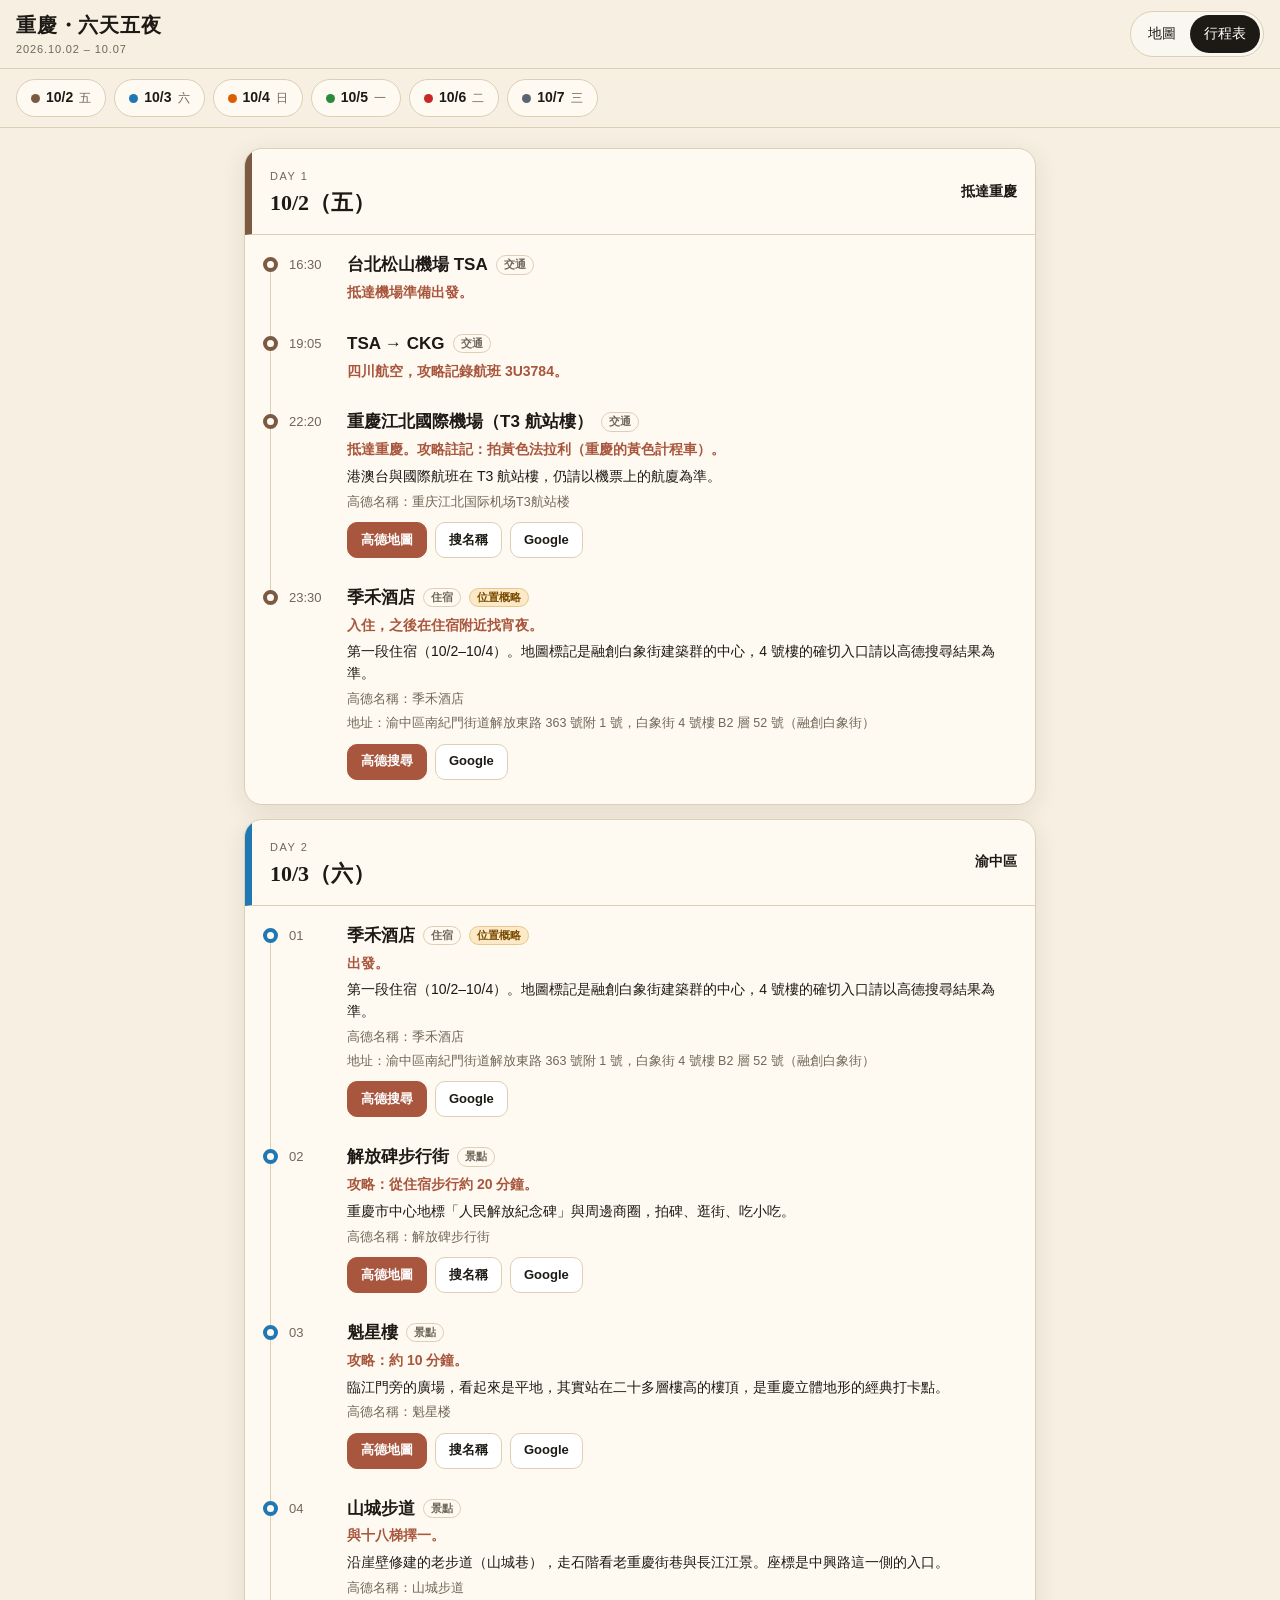
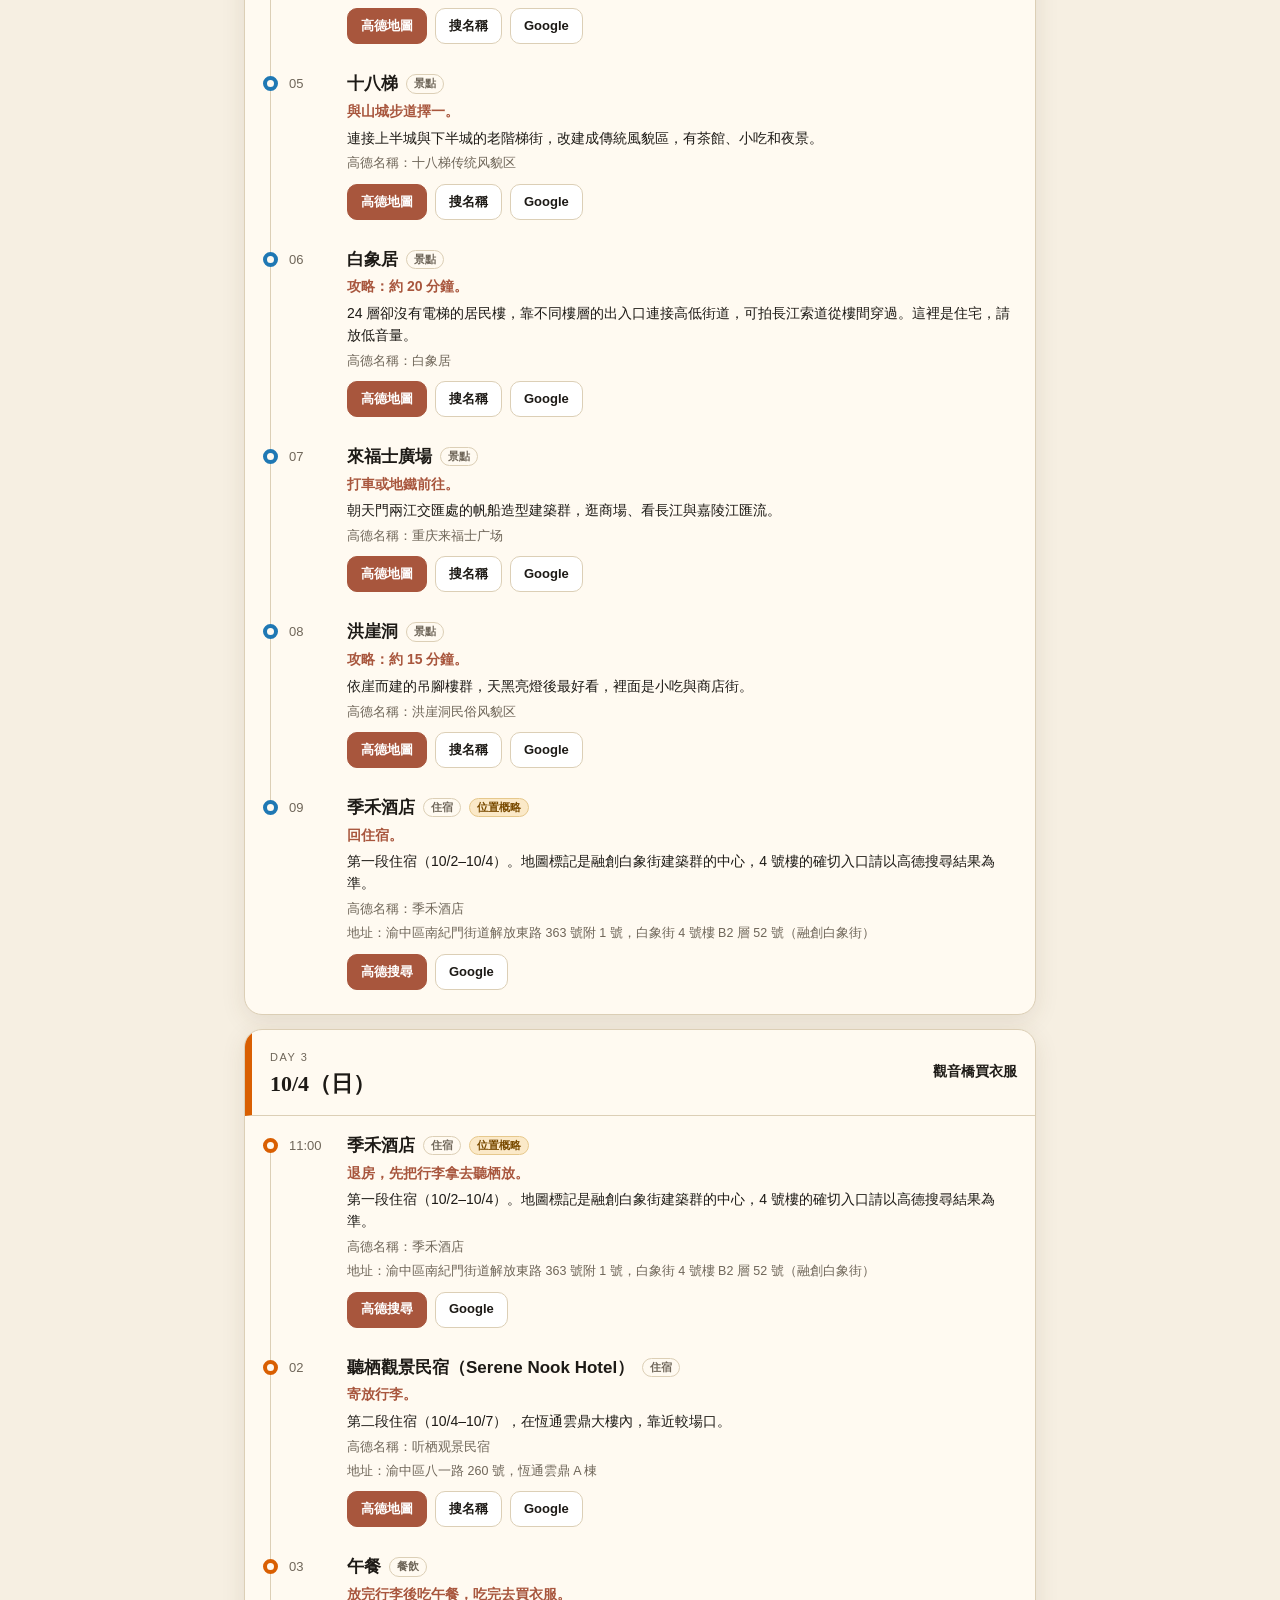
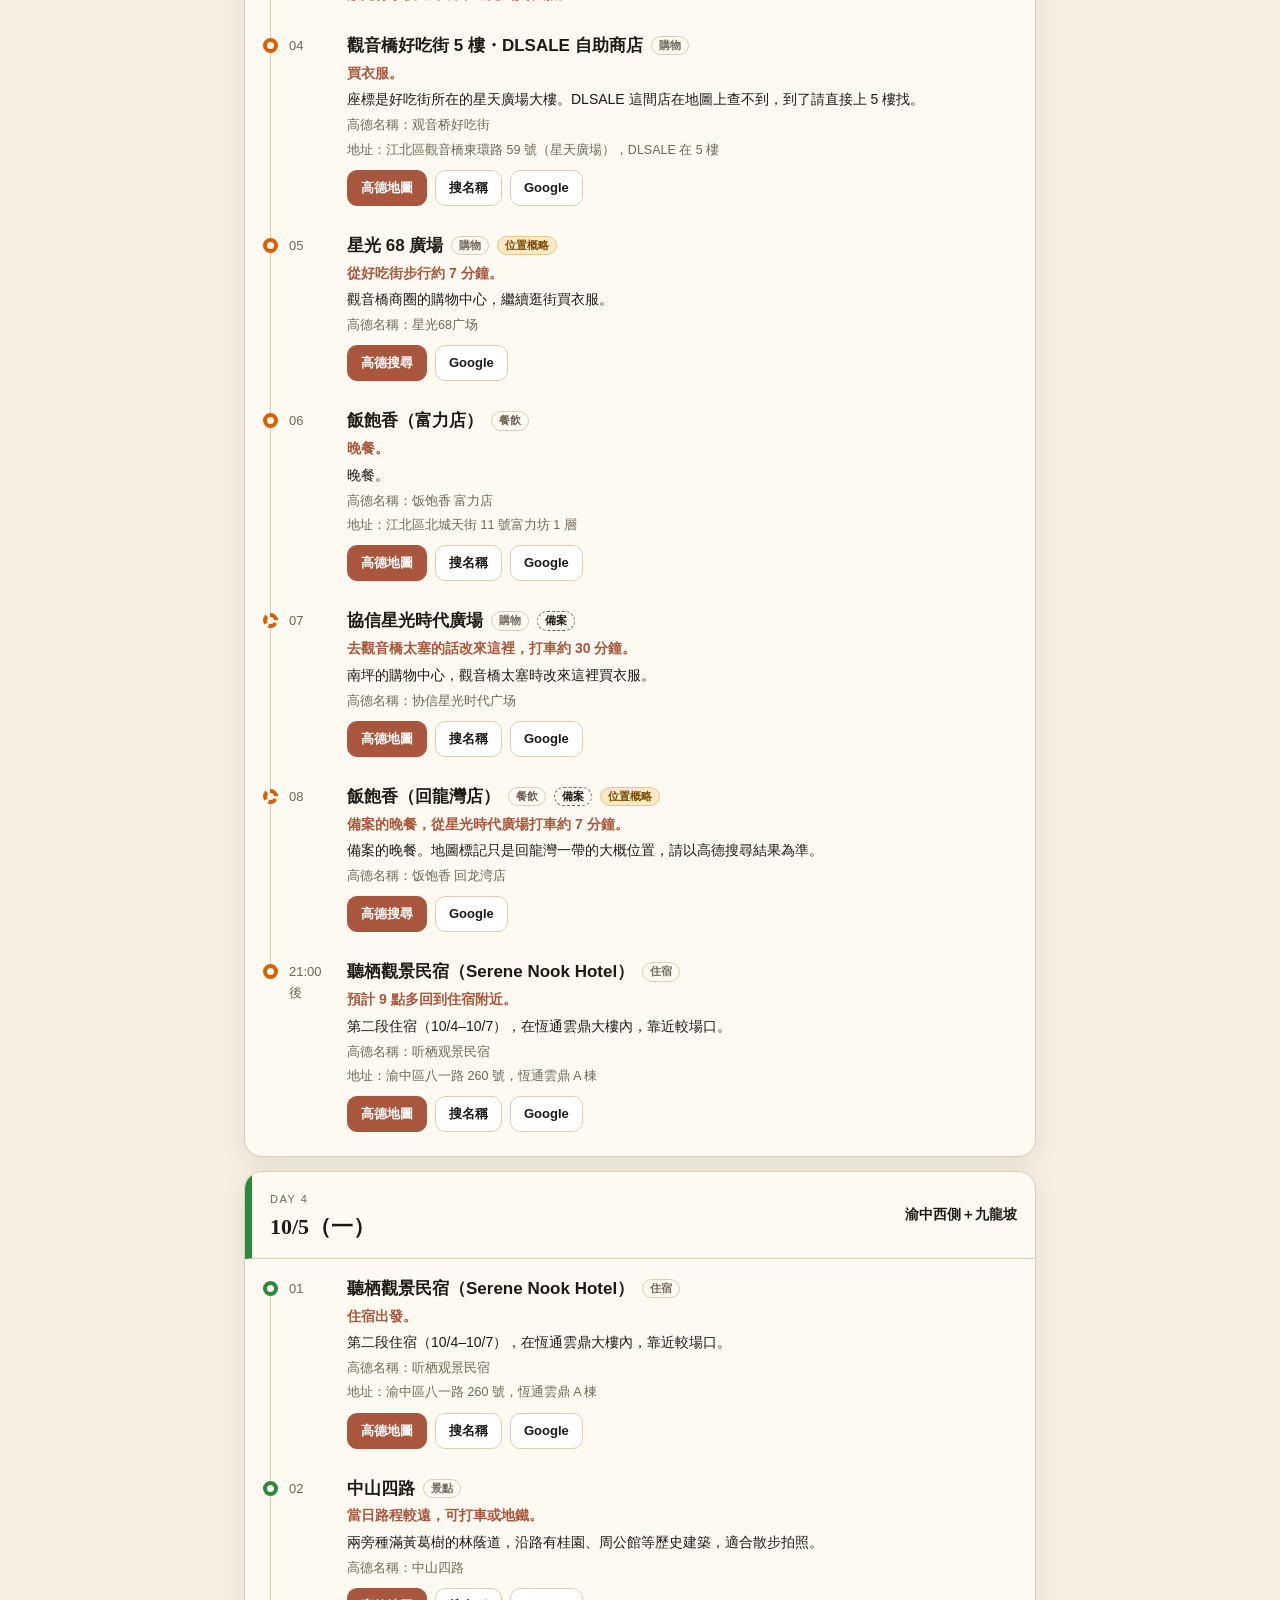
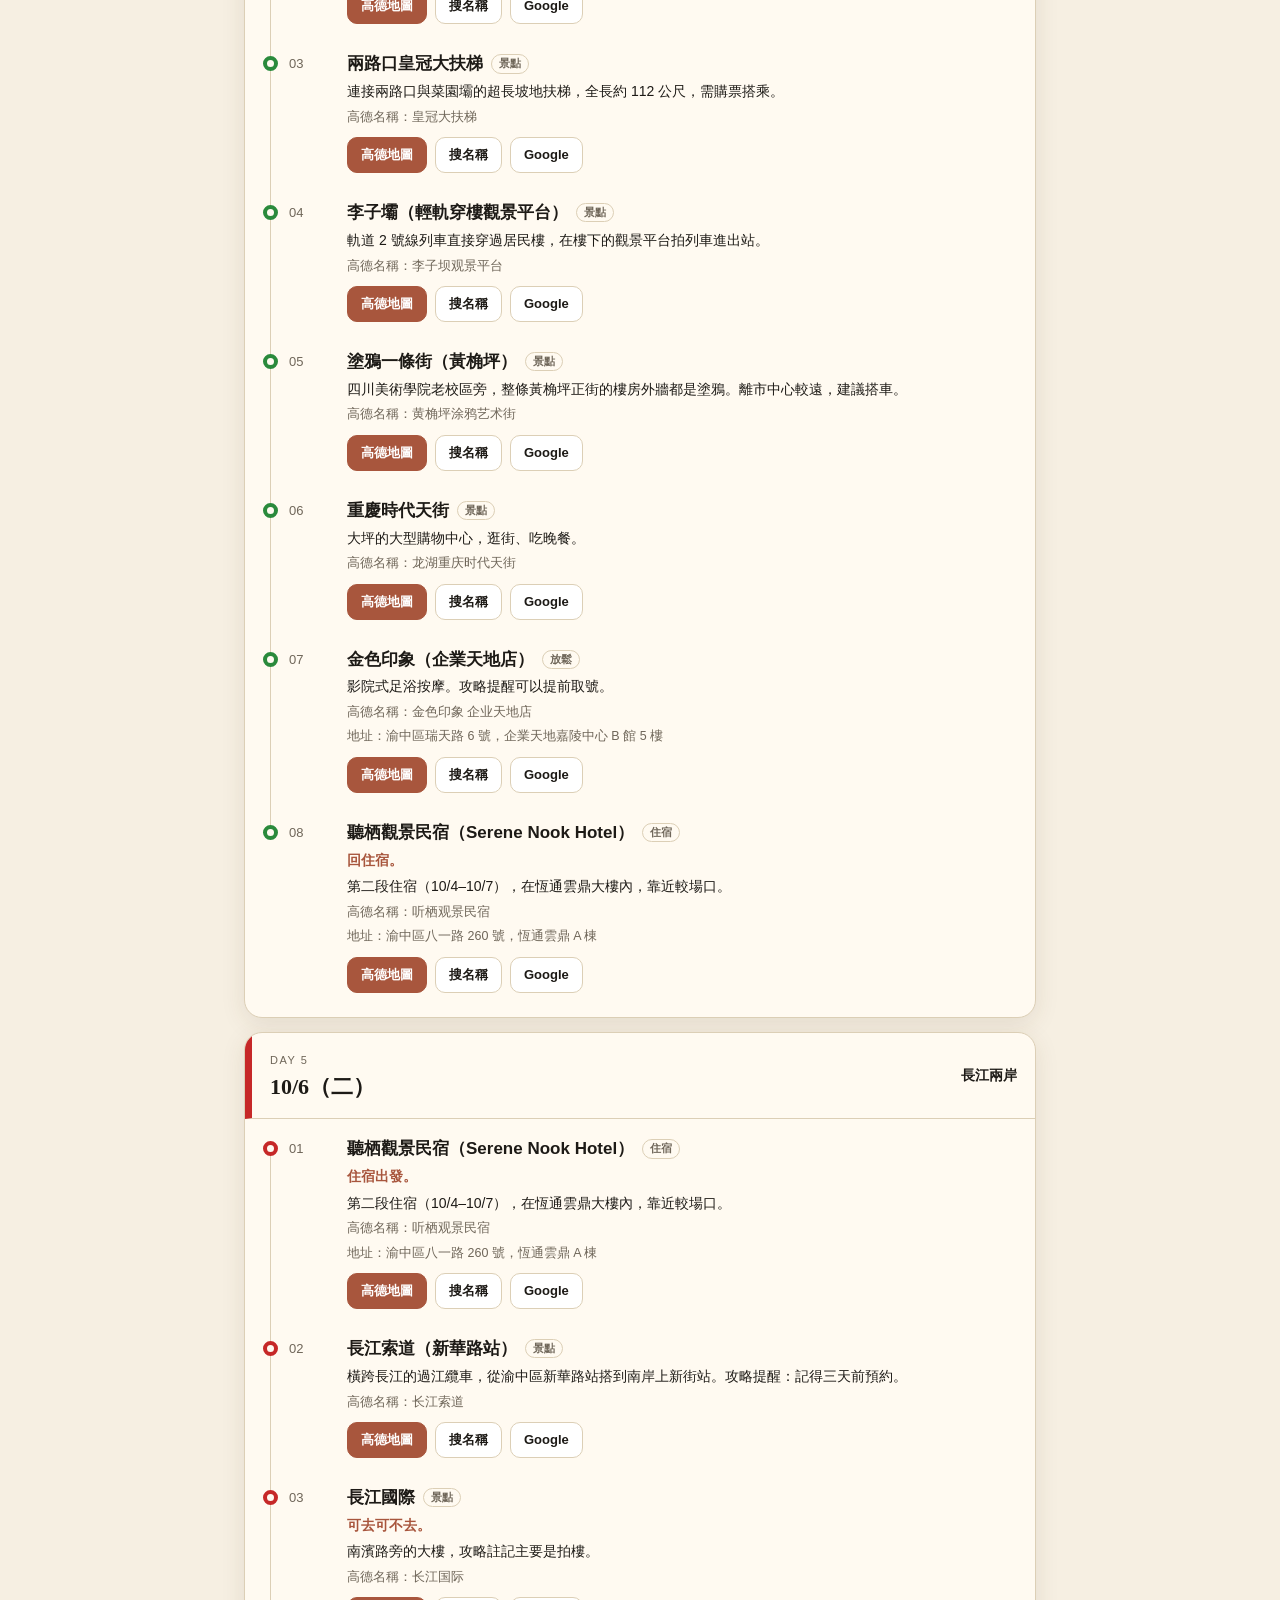
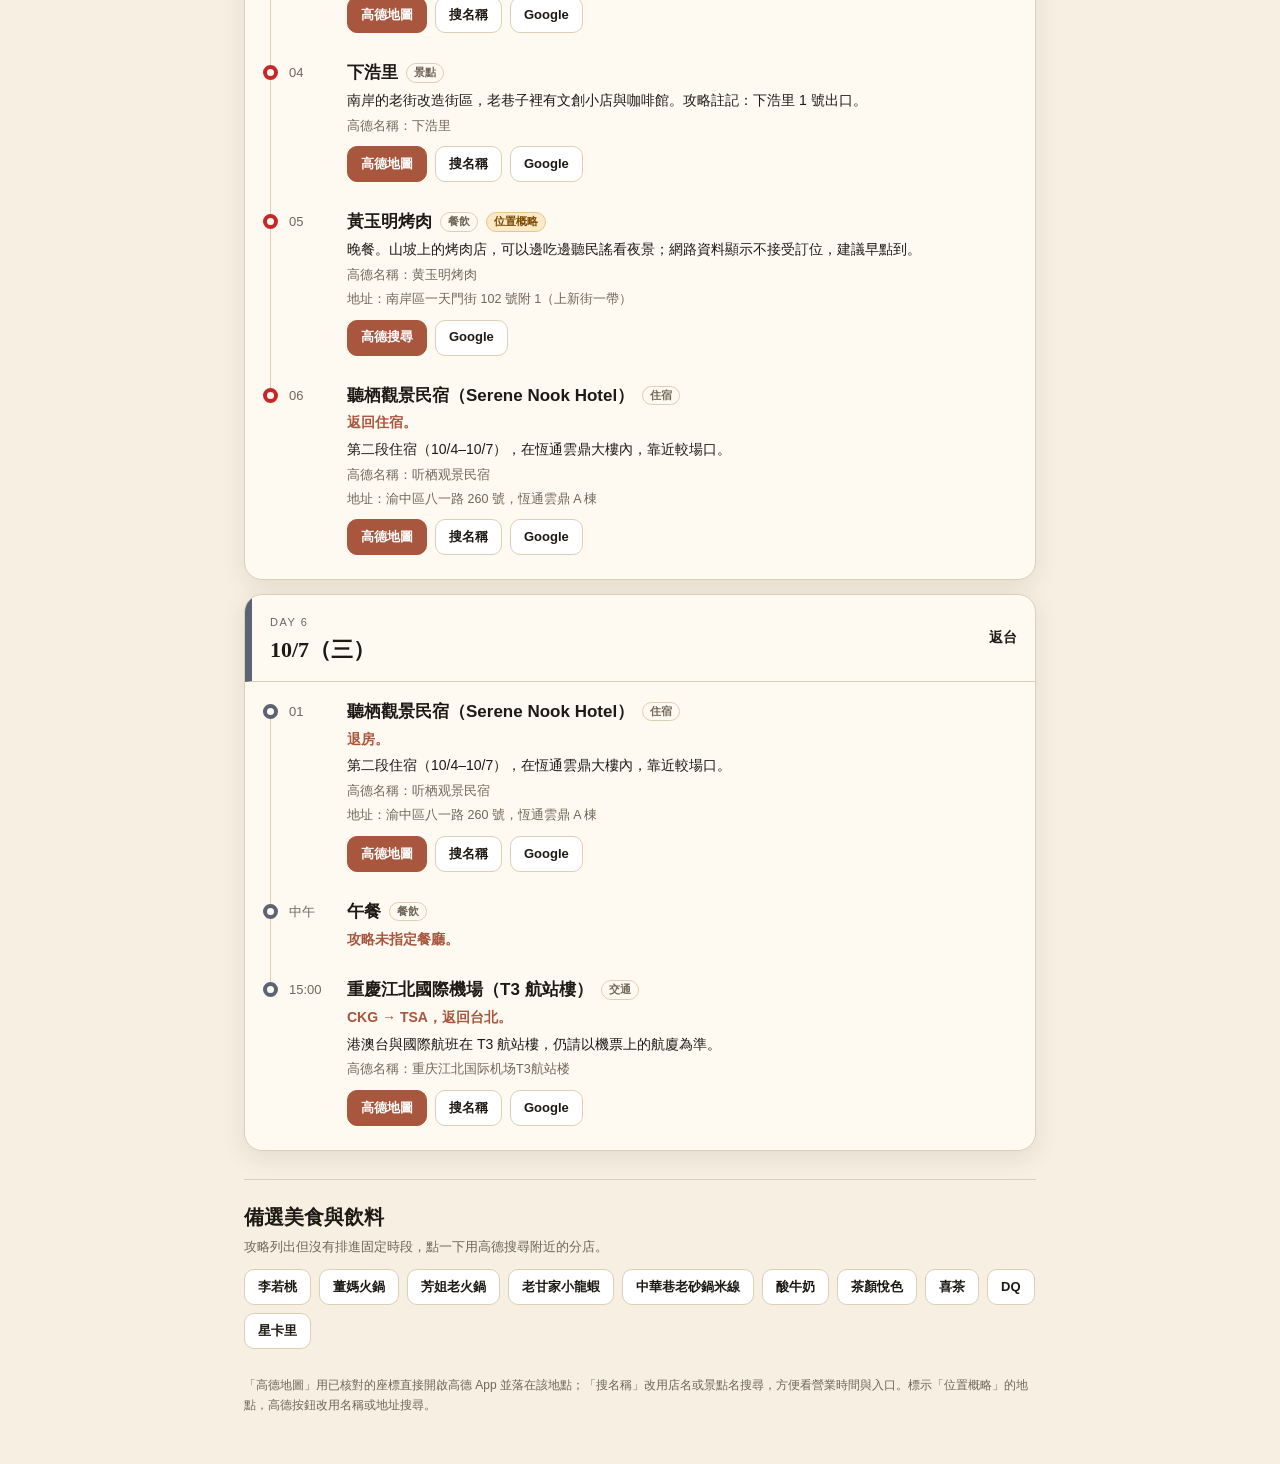
<file: itinerary.html>
<!doctype html>
<html lang="zh-Hant">
<head>
  <meta charset="utf-8">
  <meta name="viewport" content="width=device-width,initial-scale=1,viewport-fit=cover">
  <meta name="theme-color" content="#f6efe2">
  <meta name="robots" content="noindex,nofollow">
  <meta name="apple-mobile-web-app-capable" content="yes">
  <meta name="apple-mobile-web-app-title" content="重慶行程">
  <title>重慶・六天五夜｜行程表</title>
  <link rel="icon" href="data:image/svg+xml,%3Csvg xmlns='http://www.w3.org/2000/svg' viewBox='0 0 64 64'%3E%3Crect width='64' height='64' rx='14' fill='%23a8563d'/%3E%3Ctext x='32' y='45' font-size='36' text-anchor='middle' fill='%23fff' font-family='serif'%3E渝%3C/text%3E%3C/svg%3E">
  <link rel="stylesheet" href="styles.css">
</head>
<body class="schedule-page">
  <div class="sticky-head" id="stickyHead">
    <header class="topbar">
      <div class="brand">
        <h1>重慶・六天五夜</h1>
        <span>2026.10.02 – 10.07</span>
      </div>
      <nav aria-label="頁面">
        <a href="index.html">地圖</a>
        <a class="active" href="itinerary.html" aria-current="page">行程表</a>
      </nav>
    </header>
    <div class="chips" id="dayJump" role="navigation" aria-label="跳到日期"></div>
  </div>

  <main class="schedule-wrap">
    <div id="schedule"></div>

    <section class="extras">
      <h2>備選美食與飲料</h2>
      <p>攻略列出但沒有排進固定時段，點一下用高德搜尋附近的分店。</p>
      <div id="extras" class="extra-list"></div>
    </section>

    <p class="footnote">「高德地圖」用已核對的座標直接開啟高德 App 並落在該地點；「搜名稱」改用店名或景點名搜尋，方便看營業時間與入口。標示「位置概略」的地點，高德按鈕改用名稱或地址搜尋。</p>
  </main>

  <script src="data.js"></script>
  <script src="common.js"></script>
  <script src="schedule.js"></script>
</body>
</html>
</file>
<file: styles.css>
:root {
  color-scheme: light;
  --paper: #f6efe2;
  --card: #fffaf1;
  --ink: #1d1a16;
  --muted: #6f6659;
  --line: #dccfb6;
  --rust: #a8563d;
  --warn-bg: #fbe9c8;
  --warn-ink: #7a4b00;
  --shadow: 0 6px 24px rgba(75, 55, 30, .10);
  --serif: "Noto Serif TC", "Songti TC", "PMingLiU", Georgia, serif;
  --sans: -apple-system, BlinkMacSystemFont, "PingFang TC", "Noto Sans TC", "Microsoft JhengHei", sans-serif;
  --safe-l: env(safe-area-inset-left, 0px);
  --safe-r: env(safe-area-inset-right, 0px);
  --safe-b: env(safe-area-inset-bottom, 0px);
}

* { box-sizing: border-box; }
html { -webkit-text-size-adjust: 100%; scroll-behavior: smooth; scroll-padding-top: var(--head-h, 124px); }
body {
  margin: 0;
  background: var(--paper);
  color: var(--ink);
  font-family: var(--sans);
  font-size: 15px;
  line-height: 1.55;
}
a { color: inherit; }
h1, h2, h3, p { margin: 0; }
ol, ul { margin: 0; padding: 0; list-style: none; }

/* ---------- 頁首 ---------- */
.topbar {
  display: flex;
  align-items: center;
  justify-content: space-between;
  gap: 12px;
  padding: 10px calc(16px + var(--safe-r)) 10px calc(16px + var(--safe-l));
  padding-top: calc(10px + env(safe-area-inset-top, 0px));
  background: var(--paper);
  border-bottom: 1px solid var(--line);
}
.brand { min-width: 0; }
.brand h1 { font-family: var(--serif); font-size: 20px; letter-spacing: .04em; white-space: nowrap; }
.brand span { display: block; font-size: 11px; color: var(--muted); letter-spacing: .08em; }
.topbar nav {
  display: flex;
  flex: none;
  padding: 3px;
  border: 1px solid var(--line);
  border-radius: 999px;
  background: rgba(255, 255, 255, .5);
}
.topbar nav a {
  padding: 8px 14px;
  border-radius: 999px;
  font-size: 14px;
  text-decoration: none;
  white-space: nowrap;
}
.topbar nav a.active { background: var(--ink); color: #fff; }

/* ---------- 日期切換 ---------- */
.chips {
  display: flex;
  gap: 8px;
  padding: 10px calc(16px + var(--safe-r)) 10px calc(16px + var(--safe-l));
  overflow-x: auto;
  scrollbar-width: none;
  background: var(--paper);
  border-bottom: 1px solid var(--line);
}
.chips::-webkit-scrollbar { display: none; }
.chips button, .chips a {
  flex: none;
  display: inline-flex;
  align-items: center;
  gap: 6px;
  min-height: 38px;
  padding: 0 14px;
  border: 1px solid var(--line);
  border-radius: 999px;
  background: var(--card);
  color: var(--ink);
  font: inherit;
  font-weight: 700;
  font-size: 14px;
  text-decoration: none;
  cursor: pointer;
}
.chips small { font-weight: 400; color: var(--muted); font-size: 12px; }
.chips i { width: 9px; height: 9px; border-radius: 50%; background: var(--c); }
.chips .selected { background: var(--ink); border-color: var(--ink); color: #fff; }
.chips .selected small { color: #d8d2c6; }

/* ---------- 共用小元件 ---------- */
.pin {
  display: grid;
  place-items: center;
  width: 28px;
  height: 28px;
  border-radius: 50%;
  background: var(--c, var(--muted));
  color: #fff;
  font-size: 13px;
  font-weight: 800;
  line-height: 1;
  border: 2px solid #fff;
  box-shadow: 0 1px 4px rgba(0, 0, 0, .35);
}
.pin-off { background: transparent; color: var(--muted); border: 1.5px dashed #b9ab90; box-shadow: none; }
.pin-alt { background: #fff; color: var(--c); border: 2px dashed var(--c); }
.actions { display: flex; flex-wrap: wrap; gap: 8px; margin-top: 10px; }
.btn {
  display: inline-flex;
  align-items: center;
  min-height: 36px;
  padding: 0 13px;
  border: 1px solid var(--line);
  border-radius: 10px;
  background: #fff;
  color: var(--ink);
  font-size: 13px;
  font-weight: 600;
  text-decoration: none;
  white-space: nowrap;
}
.btn-amap { background: var(--rust); border-color: var(--rust); color: #fff; }
.tag {
  display: inline-block;
  margin-left: 8px;
  padding: 1px 7px;
  border: 1px solid var(--line);
  border-radius: 999px;
  color: var(--muted);
  font-family: var(--sans);
  font-size: 11px;
  font-weight: 600;
  vertical-align: 2px;
  white-space: nowrap;
}
.tag-warn { background: var(--warn-bg); border-color: #e6c88c; color: var(--warn-ink); }
.tag-alt { border-style: dashed; border-color: var(--muted); color: var(--ink); }
.footnote { color: var(--muted); font-size: 12px; line-height: 1.7; }

/* ---------- 地圖頁 ---------- */
body.map-page {
  display: flex;
  flex-direction: column;
  height: 100vh;
  height: 100dvh;
  overflow: hidden;
}
.map-main { flex: 1; min-height: 0; display: flex; flex-direction: column; }
.map-shell { position: relative; flex: 0 0 46%; min-height: 220px; background: #e7dfcf; }
#map { position: absolute; inset: 0; z-index: 0; }
.map-status {
  position: absolute;
  inset: 0;
  z-index: 2;
  display: grid;
  place-items: center;
  padding: 24px;
  text-align: center;
  color: var(--muted);
  background: #ece4d3;
}
.map-status[hidden] { display: none; }
.basemap {
  position: absolute;
  left: calc(8px + var(--safe-l));
  bottom: 8px;
  z-index: 1000;
  padding: 3px 8px;
  border-radius: 6px;
  background: rgba(255, 250, 241, .92);
  color: var(--muted);
  font-size: 11px;
  pointer-events: none;
}
.basemap:empty { display: none; }
.pin-wrap { background: none; border: 0; }
.pin-wrap .pin { width: 30px; height: 30px; }

.panel {
  flex: 1;
  min-height: 0;
  overflow-y: auto;
  -webkit-overflow-scrolling: touch;
  overscroll-behavior: contain;
  padding: 0 calc(16px + var(--safe-r)) calc(20px + var(--safe-b)) calc(16px + var(--safe-l));
  background: var(--card);
  border-top: 1px solid var(--line);
}
.panel-head {
  position: sticky;
  top: 0;
  z-index: 1;
  padding: 10px 0 6px;
  background: var(--card);
  border-bottom: 1px solid var(--line);
}
.panel-row { display: flex; align-items: center; justify-content: space-between; gap: 12px; }
.panel-head h2 { font-family: var(--serif); font-size: 17px; }
.panel-head span { font-size: 12px; color: var(--muted); }
.panel-head .btn { flex: none; cursor: pointer; font-family: inherit; }

/* 行程收合：地圖佔滿，地圖上出現重新展開的按鈕 */
.map-main.collapsed .panel { display: none; }
.map-main.collapsed .map-shell { flex: 1; }
.reopen {
  position: absolute;
  left: 50%;
  bottom: calc(34px + var(--safe-b));
  z-index: 1000;
  transform: translateX(-50%);
  min-height: 42px;
  padding: 0 20px;
  border: 0;
  border-radius: 999px;
  background: var(--ink);
  color: #fff;
  font: inherit;
  font-size: 14px;
  font-weight: 700;
  white-space: nowrap;
  box-shadow: 0 4px 14px rgba(0, 0, 0, .3);
  cursor: pointer;
}
.reopen[hidden] { display: none; }
.toggle { flex: none; display: inline-flex; align-items: center; gap: 6px; min-height: 36px; font-size: 13px; cursor: pointer; }
.toggle input { width: 18px; height: 18px; accent-color: var(--rust); }
.list-day {
  display: flex;
  align-items: baseline;
  gap: 8px;
  margin-top: 18px;
  padding-left: 10px;
  border-left: 4px solid var(--c);
  font-size: 15px;
}
.list-day span { font-size: 12px; font-weight: 400; color: var(--muted); }
.stop { display: flex; gap: 12px; padding: 13px 0; border-bottom: 1px dashed var(--line); }
.stop.is-mappable { cursor: pointer; }
.stop .pin { flex: none; margin-top: 1px; }
.stop-body { flex: 1; min-width: 0; }
.stop-head { display: flex; align-items: baseline; justify-content: space-between; gap: 10px; }
.stop-head b { font-size: 15px; }
.stop .time { flex: none; font-size: 12px; color: var(--muted); font-variant-numeric: tabular-nums; }
.stop p { margin-top: 3px; color: var(--muted); font-size: 13px; }
.stop .tag { margin: 4px 0 0; }
.panel .footnote { padding-top: 14px; }

/* 地圖資訊窗（Leaflet 與 Google 共用內容） */
.pop { font-family: var(--sans); color: var(--ink); min-width: 200px; }
.pop b { display: block; font-size: 15px; margin-top: 2px; }
.pop p { margin: 5px 0 0; color: var(--muted); font-size: 13px; line-height: 1.5; }
.pop .warn { color: var(--warn-ink); }
.pop-day { font-size: 11px; font-weight: 700; color: var(--c); }
.leaflet-popup-content { margin: 12px 14px; }
.leaflet-container { font-family: var(--sans); }
.leaflet-container a.btn { color: var(--ink); }
.leaflet-container a.btn-amap { color: #fff; }

/* 平板橫向、桌機、手機橫向：左右並排 */
@media (min-width: 900px), (orientation: landscape) and (min-width: 640px) {
  .map-main { flex-direction: row; }
  .map-shell { flex: 1; min-width: 0; }
  .panel { flex: 0 0 clamp(300px, 36vw, 400px); border-top: 0; border-left: 1px solid var(--line); }
}
@media (orientation: landscape) and (max-height: 480px) {
  .topbar { padding-top: 6px; padding-bottom: 6px; }
  .brand span { display: none; }
  .chips { padding-top: 6px; padding-bottom: 6px; }
}

/* ---------- 行程表頁 ---------- */
.sticky-head { position: sticky; top: 0; z-index: 10; }
.schedule-wrap {
  max-width: 820px;
  margin: 0 auto;
  padding: 6px calc(14px + var(--safe-r)) calc(48px + var(--safe-b)) calc(14px + var(--safe-l));
}
.day-card {
  margin: 14px 0;
  background: var(--card);
  border: 1px solid var(--line);
  border-radius: 18px;
  box-shadow: var(--shadow);
  overflow: hidden;
}
.day-head {
  display: flex;
  align-items: center;
  justify-content: space-between;
  gap: 12px;
  padding: 14px 18px;
  border-left: 7px solid var(--c);
  border-bottom: 1px solid var(--line);
}
.day-head span { font-size: 11px; color: var(--muted); letter-spacing: .14em; }
.day-head h2 { font-family: var(--serif); font-size: 22px; }
.day-head > b { font-size: 14px; text-align: right; }
.timeline { padding: 4px 18px 10px; }
.tl-item {
  position: relative;
  display: grid;
  grid-template-columns: 16px 48px minmax(0, 1fr);
  gap: 10px;
  padding: 14px 0;
}
.tl-item:not(:last-child)::before {
  content: "";
  position: absolute;
  left: 7px;
  top: 30px;
  bottom: -18px;
  width: 1px;
  background: var(--line);
}
.tl-dot {
  z-index: 1;
  width: 15px;
  height: 15px;
  margin-top: 4px;
  border: 4px solid var(--c);
  border-radius: 50%;
  background: var(--card);
}
.tl-alt .tl-dot { border-style: dashed; }
.tl-time { padding-top: 2px; color: var(--muted); font-size: 13px; font-variant-numeric: tabular-nums; }
.tl-body h3 { font-size: 17px; line-height: 1.4; }
.tl-body p { margin-top: 5px; font-size: 14px; }
.tl-body .note { color: var(--rust); font-weight: 600; }
.tl-body .zh { margin-top: 5px; color: var(--muted); font-size: 12.5px; }
.extras { margin-top: 28px; padding-top: 22px; border-top: 1px solid var(--line); }
.extras h2 { font-family: var(--serif); font-size: 20px; }
.extras p { margin-top: 4px; color: var(--muted); font-size: 13px; }
.extra-list { display: flex; flex-wrap: wrap; gap: 8px; margin-top: 12px; }
.schedule-wrap > .footnote { margin-top: 26px; }

@media (max-width: 380px) {
  .brand h1 { font-size: 18px; }
  .topbar nav a { padding: 8px 11px; font-size: 13px; }
  .tl-item { grid-template-columns: 16px 42px minmax(0, 1fr); gap: 8px; }
  .timeline { padding-left: 14px; padding-right: 14px; }
}
@media (prefers-reduced-motion: reduce) {
  html { scroll-behavior: auto; }
}
</file>
